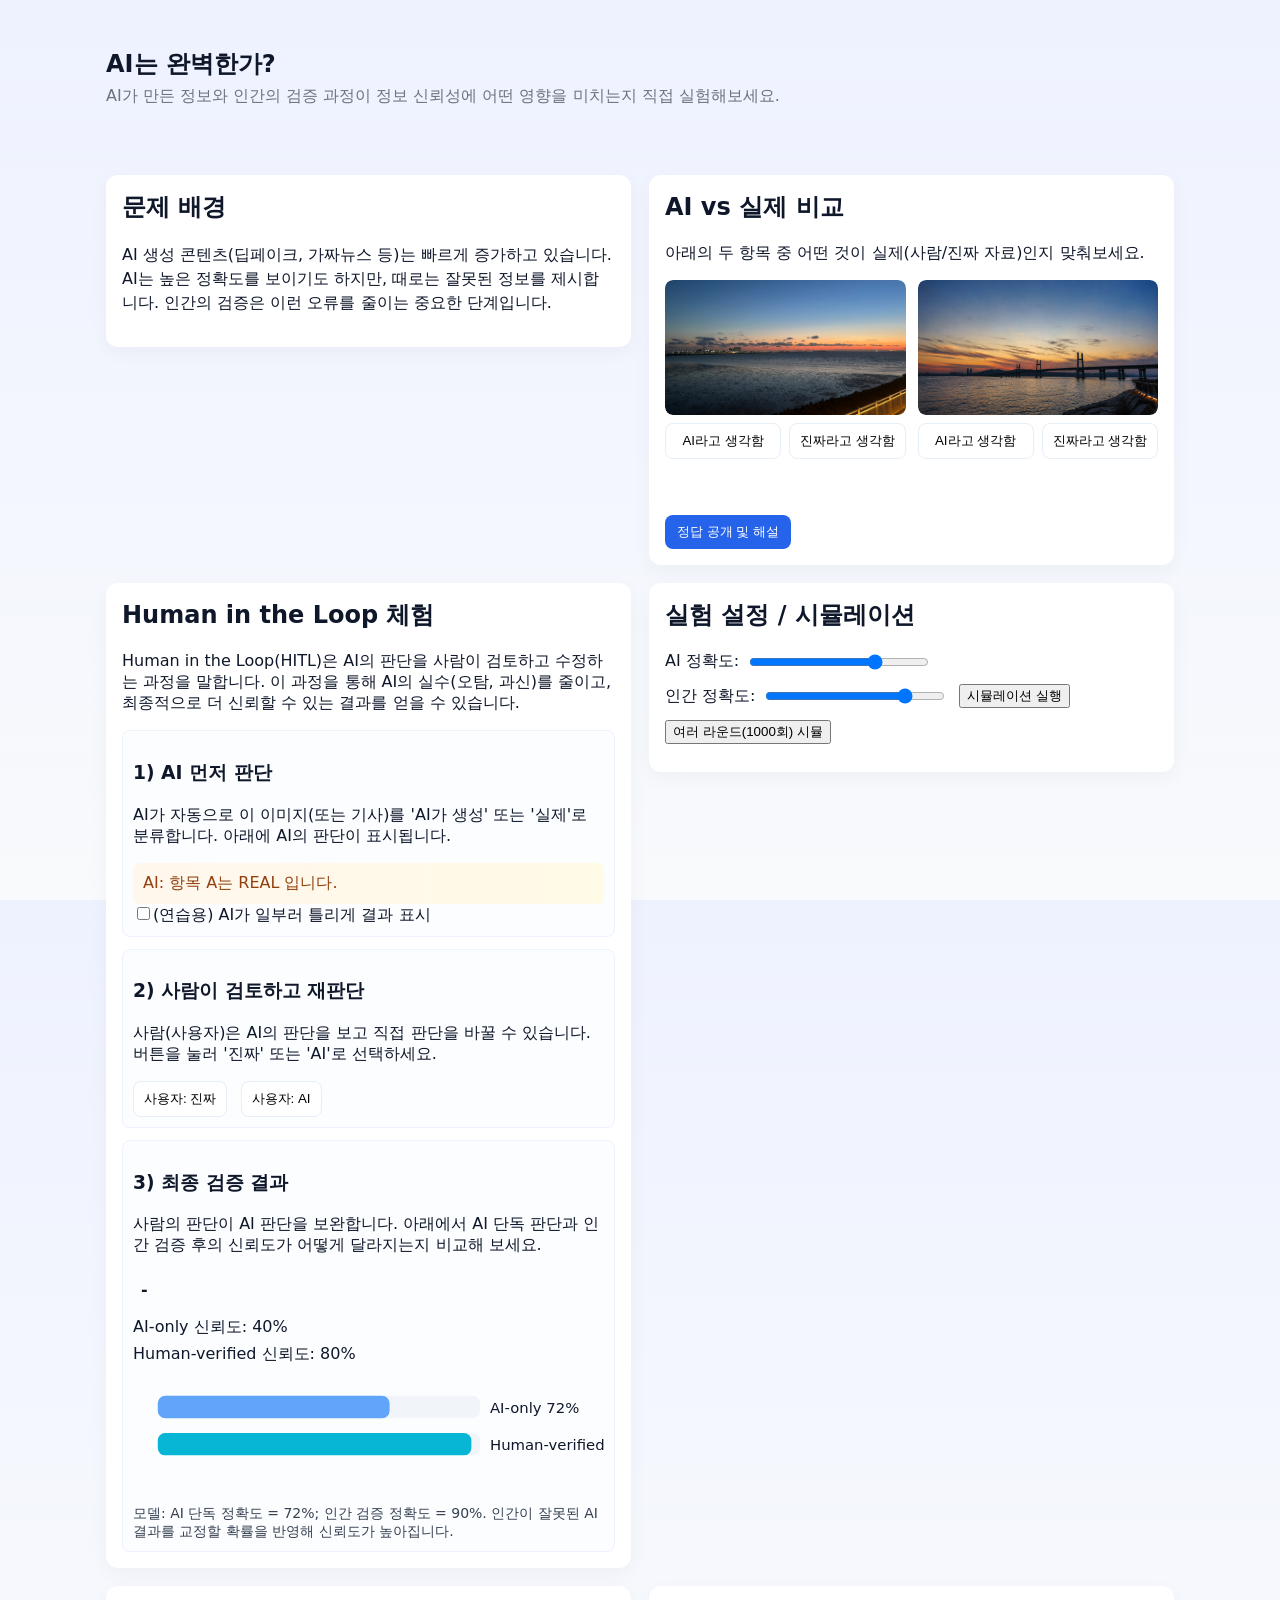
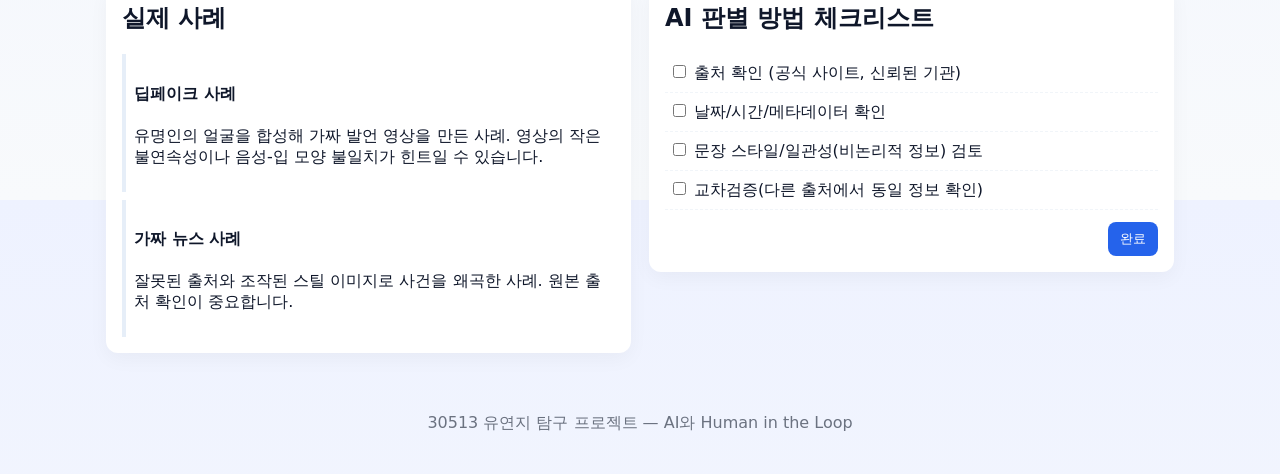
<file: mysite/index.html>
<!doctype html>
<html lang="ko">
  <head>
    <meta charset="utf-8">
    <meta name="viewport" content="width=device-width,initial-scale=1">
    <title>AI와 Human in the Loop — 탐구 프로젝트</title>
    <link rel="stylesheet" href="style.css">
  </head>
  <body>
    <header class="site-header">
      <div class="container">
        <h1>AI는 완벽한가?</h1>
        <p class="subtitle">AI가 만든 정보와 인간의 검증 과정이 정보 신뢰성에 어떤 영향을 미치는지 직접 실험해보세요.</p>
      </div>
    </header>

    <main class="container main-grid">
      <!-- 설명 카드 -->
      <section class="card intro">
        <h2>문제 배경</h2>
        <p>AI 생성 콘텐츠(딥페이크, 가짜뉴스 등)는 빠르게 증가하고 있습니다. AI는 높은 정확도를 보이기도 하지만, 때로는 잘못된 정보를 제시합니다. 인간의 검증은 이런 오류를 줄이는 중요한 단계입니다.</p>
      </section>

      <!-- AI vs 실제 비교 -->
      <section class="card" id="compare-card">
        <h2>AI vs 실제 비교</h2>
        <p class="muted">아래의 두 항목 중 어떤 것이 실제(사람/진짜 자료)인지 맞춰보세요.</p>

        <div class="compare-row">
          <div class="compare-item" id="itemA">
            <div class="media" id="mediaA">A</div>
            <div class="controls">
              <button class="choose" data-target="A" data-choice="ai">AI라고 생각함</button>
              <button class="choose" data-target="A" data-choice="real">진짜라고 생각함</button>
            </div>
            <div class="explain" id="explainA"></div>
          </div>

          <div class="compare-item" id="itemB">
            <div class="media" id="mediaB">B</div>
            <div class="controls">
              <button class="choose" data-target="B" data-choice="ai">AI라고 생각함</button>
              <button class="choose" data-target="B" data-choice="real">진짜라고 생각함</button>
            </div>
            <div class="explain" id="explainB"></div>
          </div>
        </div>

        <div class="compare-actions">
          <button id="revealCompare">정답 공개 및 해설</button>
        </div>
      </section>

      <!-- Human in the Loop 체험 -->
      <section class="card" id="hitl-card">
        <h2>Human in the Loop 체험</h2>
        <p>Human in the Loop(HITL)은 AI의 판단을 사람이 검토하고 수정하는 과정을 말합니다. 이 과정을 통해 AI의 실수(오탐, 과신)를 줄이고, 최종적으로 더 신뢰할 수 있는 결과를 얻을 수 있습니다.</p>

        <div class="hitl-flow">
          <div class="hitl-stage">
            <h3>1) AI 먼저 판단</h3>
            <p>AI가 자동으로 이 이미지(또는 기사)를 'AI가 생성' 또는 '실제'로 분류합니다. 아래에 AI의 판단이 표시됩니다.</p>
            <div class="ai-decision" id="aiDecision">AI: 판단 대기 중...</div>
            <label><input type="checkbox" id="forceWrong">(연습용) AI가 일부러 틀리게 결과 표시</label>
          </div>

          <div class="hitl-stage">
            <h3>2) 사람이 검토하고 재판단</h3>
            <p>사람(사용자)은 AI의 판단을 보고 직접 판단을 바꿀 수 있습니다. 버튼을 눌러 '진짜' 또는 'AI'로 선택하세요.</p>
            <div class="user-decision">
              <button id="userReal">사용자: 진짜</button>
              <button id="userAi">사용자: AI</button>
            </div>
          </div>

          <div class="hitl-stage">
            <h3>3) 최종 검증 결과</h3>
            <p>사람의 판단이 AI 판단을 보완합니다. 아래에서 AI 단독 판단과 인간 검증 후의 신뢰도가 어떻게 달라지는지 비교해 보세요.</p>
            <div class="final-result" id="finalResult">-</div>
            <div class="trust-visual">
              <div>AI-only 신뢰도: <span id="trustAi">40%</span></div>
              <div>Human-verified 신뢰도: <span id="trustHuman">80%</span></div>
              <svg id="trustGraph" width="100%" height="120" viewBox="0 0 300 120" aria-hidden="true" style="margin-top:8px"></svg>
              <div class="trust-explain" id="trustExplain" style="margin-top:8px;color:#374151;font-size:14px"></div>
            </div>
          </div>
        </div>
      </section>

      <section class="card" id="sim-card">
        <h2>실험 설정 / 시뮬레이션</h2>
        <div style="display:flex;gap:12px;align-items:center;flex-wrap:wrap">
          <label>AI 정확도: <input id="sliderAi" type="range" min="0" max="100" value="72"></label>
          <label>인간 정확도: <input id="sliderHuman" type="range" min="50" max="100" value="90"></label>
          <button id="runSim">시뮬레이션 실행</button>
          <button id="runRounds">여러 라운드(1000회) 시뮬</button>
        </div>
        <div id="simStats" style="margin-top:12px;color:#374151"></div>
      </section>

      <!-- 체크리스트 및 안내 -->
      <!-- 실제 사례 -->
      <section class="card" id="cases-card">
        <h2>실제 사례</h2>
        <div class="case">
          <h4>딥페이크 사례</h4>
          <p>유명인의 얼굴을 합성해 가짜 발언 영상을 만든 사례. 영상의 작은 불연속성이나 음성-입 모양 불일치가 힌트일 수 있습니다.</p>
        </div>
        <div class="case">
          <h4>가짜 뉴스 사례</h4>
          <p>잘못된 출처와 조작된 스틸 이미지로 사건을 왜곡한 사례. 원본 출처 확인이 중요합니다.</p>
        </div>
      </section>

      <!-- 체크리스트 및 안내 -->
      <section class="card" id="checklist-card">
        <h2>AI 판별 방법 체크리스트</h2>
        <ul class="checklist">
          <li><label><input type="checkbox"> 출처 확인 (공식 사이트, 신뢰된 기관)</label></li>
          <li><label><input type="checkbox"> 날짜/시간/메타데이터 확인</label></li>
          <li><label><input type="checkbox"> 문장 스타일/일관성(비논리적 정보) 검토</label></li>
          <li><label><input type="checkbox"> 교차검증(다른 출처에서 동일 정보 확인)</label></li>
        </ul>
        <div style="margin-top:12px;text-align:right">
          <button id="completeBtn" class="complete-btn">완료</button>
        </div>
      </section>

      <!-- 결론 -->
      <section class="card conclusion">
        <h2>결론</h2>
        <p>AI는 강력한 도구지만, 인간의 검증 없이 완전한 신뢰를 주기 어렵습니다. Human in the Loop는 오류를 줄이고 신뢰도를 높이는 핵심 과정입니다.</p>
         <div style="margin-top:12px;text-align:right">
           <button id="backBtn" class="back-btn">뒤로</button>
         </div>
      </section>
    </main>

    <footer class="site-footer">
      <div class="container">30513 유연지 탐구 프로젝트 — AI와 Human in the Loop</div>
    </footer>

    <script src="script.js"></script>
  </body>
</html>
</file>
<file: mysite/style.css>
:root{
  --bg: #f6f9fb;
  --card: #ffffff;
  --muted: #6b7280;
  --accent: #2563eb;
  --accent-2: #06b6d4;
  --success: #16a34a;
  --danger: #ef4444;
  --glass: rgba(0,0,0,0.04);
  --radius: 12px;
}

*{box-sizing:border-box}
html,body{height:100%}
body{
  margin:0;
  font-family: "Segoe UI", Roboto, "Noto Sans KR", system-ui, Arial, sans-serif;
  background: linear-gradient(180deg,#eef2ff 0%, #f8fafc 100%);
  color: #0f172a;
  -webkit-font-smoothing:antialiased;
}

.container{max-width:1100px;margin:20px auto;padding:0 16px}
.site-header{padding:28px 0}
.site-header h1{margin:0;font-size:24px}
.subtitle{color:var(--muted);margin-top:6px}

.main-grid{display:grid;grid-template-columns:repeat(2,1fr);gap:18px;align-items:start}
.card{background:var(--card);border-radius:var(--radius);padding:16px;box-shadow:0 6px 20px var(--glass);transition:transform .18s ease,box-shadow .18s ease}
.card:hover{transform:translateY(-6px);box-shadow:0 16px 36px rgba(2,6,23,0.08)}
.card h2{margin-top:0}

.intro p{line-height:1.5}

.compare-row{display:flex;gap:12px;margin-top:12px}
.compare-item{flex:1;display:flex;flex-direction:column;align-items:stretch}
.media{background:linear-gradient(90deg,#eef2ff,#e0f2fe);width:100%;border-radius:8px;display:flex;align-items:center;justify-content:center;font-weight:700;color:var(--accent)}
/* fixed 16:9 aspect ratio for media boxes */
.compare-item .media{position:relative;padding-top:56.25%;overflow:hidden}
.compare-item .media > img, .compare-item .media > svg{position:absolute;top:0;left:0;width:100%;height:100%;object-fit:cover;border-radius:8px}
.controls{display:flex;gap:8px;margin-top:8px}
.choose{flex:1;padding:8px;border-radius:8px;border:1px solid #e6eef8;background:#fff;cursor:pointer;transition:background .12s, transform .08s}
.choose:hover{background:#fbfdff}
.choose.active{background:#e2e8f0;transform:translateY(1px);font-weight:700}
.explain{margin-top:8px;color:var(--muted);font-size:14px;min-height:36px}
.compare-actions{display:flex;gap:8px;margin-top:12px}
.compare-actions button{padding:8px 12px;border-radius:8px;border:0;background:var(--accent);color:white;cursor:pointer}
.compare-actions button#nextCompare{background:var(--accent-2)}

.hitl-flow{display:grid;grid-template-columns:1fr;gap:12px}
.hitl-stage{background:#fbfdff;padding:10px;border-radius:8px;border:1px solid #eef2ff}
.ai-decision{padding:10px;border-radius:6px;background:linear-gradient(90deg,#fff7ed,#fffbe6);color:#92400e}
.user-decision button{margin-right:8px;padding:8px 10px;border-radius:8px;border:1px solid #e6eef8;background:#fff;cursor:pointer}
.final-result{font-weight:700;padding:8px;margin-top:8px}
.trust-visual{margin-top:10px}
.trust-visual div{margin-top:6px}

.checklist{list-style:none;padding:0;margin:0}
.checklist li{padding:8px 4px;border-bottom:1px dashed #f1f5f9}

.case{margin-top:8px;padding:8px;border-left:4px solid #e6eef8;background:#fff}

.conclusion p{margin:0}

/* Hide conclusion until shown by Complete button */
.conclusion{display:none}

.back-btn{background:#e6eef8;color:var(--accent);padding:8px 12px;border-radius:8px;border:0;cursor:pointer}
.back-btn:hover{filter:brightness(.98)}

.site-footer{padding:20px 0;color:var(--muted);text-align:center}

.complete-btn{background:var(--accent);color:white;padding:8px 12px;border-radius:8px;border:0;cursor:pointer}
.complete-btn:hover{opacity:0.95}

#sim-card label{display:flex;align-items:center;gap:8px}
#sim-card input[type=range]{width:180px}
#simStats{font-size:14px}

@media (max-width:900px){
  .main-grid{grid-template-columns:1fr}
  .compare-row{flex-direction:column}
}
</file>
